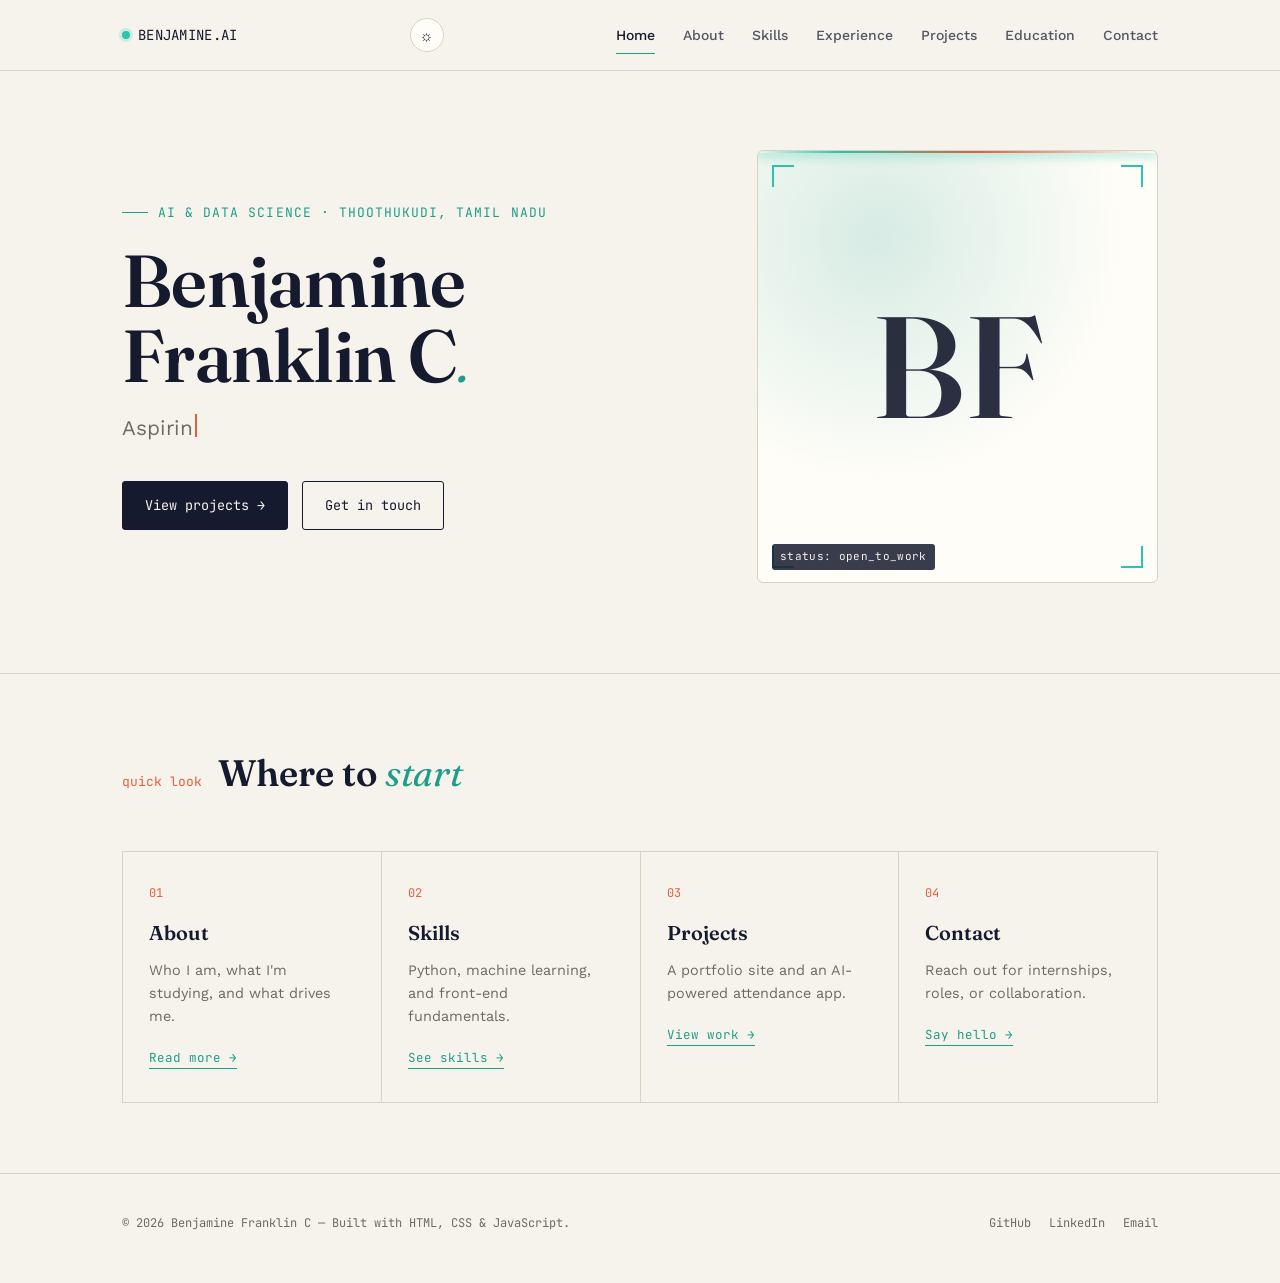
<file: index.html>
<!DOCTYPE html>
<html lang="en">
<head>
<meta charset="UTF-8" />
<meta name="viewport" content="width=device-width, initial-scale=1.0" />
<title>Benjamine Franklin C — AI Engineer</title>
<meta name="description" content="Portfolio of Benjamine Franklin C, AI & Data Science student and aspiring AI Engineer based in Thoothukudi, Tamil Nadu." />

<link rel="preconnect" href="https://fonts.googleapis.com">
<link rel="preconnect" href="https://fonts.gstatic.com" crossorigin>
<link href="https://fonts.googleapis.com/css2?family=Fraunces:opsz,wght@9..144,300;9..144,500;9..144,600;9..144,700&family=Work+Sans:wght@300;400;500;600;700&family=JetBrains+Mono:wght@400;500&display=swap" rel="stylesheet">
<link rel="icon" href="data:image/svg+xml,%3Csvg xmlns='http://www.w3.org/2000/svg' viewBox='0 0 100 100'%3E%3Crect width='100' height='100' rx='20' fill='%23161a2e'/%3E%3Ctext x='50' y='68' font-family='Georgia,serif' font-size='52' font-weight='700' fill='%232bc4ac' text-anchor='middle'%3EBF%3C/text%3E%3C/svg%3E">
<meta name="theme-color" content="#161a2e">
<link rel="stylesheet" href="css/style.css">
</head>
<body>
<a href="#main" class="skip-link">Skip to content</a>
<div class="scroll-progress" id="scrollProgress"></div>
<div class="nav-scrim" id="navScrim"></div>

<nav>
  <div class="nav-inner">
    <div class="nav-mark"><span class="dot"></span>BENJAMINE.AI</div>
    <div class="nav-right">
      <button class="theme-toggle" id="themeToggle" aria-label="Toggle dark mode">
        <span class="icon-light">&#9788;</span>
        <span class="icon-dark">&#9789;</span>
      </button>
      <button class="nav-toggle" id="navToggle" aria-label="Toggle menu" aria-expanded="false" aria-controls="navLinks">&#9776;</button>
    </div>
    <div class="nav-links" id="navLinks">
      <a href="index.html">Home</a>
      <a href="about.html">About</a>
      <a href="skills.html">Skills</a>
      <a href="experience.html">Experience</a>
      <a href="projects.html">Projects</a>
      <a href="education.html">Education</a>
      <a href="contact.html">Contact</a>
    </div>
  </div>
</nav>

<header id="main" class="hero">
  <div class="wrap hero-grid">
    <div>
      <div class="eyebrow">AI &amp; Data Science · Thoothukudi, Tamil Nadu</div>
      <h1 class="name">Benjamine<br>Franklin C<em>.</em></h1>
      <p class="role-line" id="typeTarget">Aspiring AI Engineer<span class="type-cursor"></span></p>
      <div class="hero-actions">
        <a href="projects.html" class="btn btn-solid">View projects →</a>
        <a href="contact.html" class="btn btn-ghost">Get in touch</a>
      </div>
    </div>
    <div class="scan-frame">
      <div class="avatar-mono">BF</div>
      <div class="scan-corners"><span></span><span></span><span></span><span></span></div>
      <div class="scan-line"></div>
      <div class="scan-tag">status: open_to_work</div>
    </div>
  </div>
</header>

<section class="teaser-strip">
  <div class="wrap">
    <div class="sec-head reveal"><span class="sec-num">quick&nbsp;look</span><h2 class="sec-title">Where to <em>start</em></h2></div>
    <div class="teaser-grid">
      <div class="teaser-card reveal">
        <span class="teaser-num">01</span>
        <h3>About</h3>
        <p>Who I am, what I'm studying, and what drives me.</p>
        <a href="about.html">Read more →</a>
      </div>
      <div class="teaser-card reveal">
        <span class="teaser-num">02</span>
        <h3>Skills</h3>
        <p>Python, machine learning, and front-end fundamentals.</p>
        <a href="skills.html">See skills →</a>
      </div>
      <div class="teaser-card reveal">
        <span class="teaser-num">03</span>
        <h3>Projects</h3>
        <p>A portfolio site and an AI-powered attendance app.</p>
        <a href="projects.html">View work →</a>
      </div>
      <div class="teaser-card reveal">
        <span class="teaser-num">04</span>
        <h3>Contact</h3>
        <p>Reach out for internships, roles, or collaboration.</p>
        <a href="contact.html">Say hello →</a>
      </div>
    </div>
  </div>
</section>

<footer>
  <div class="wrap footer-inner">
    <span>© <span id="year"></span> Benjamine Franklin C — Built with HTML, CSS &amp; JavaScript.</span>
    <div class="footer-links">
      <a href="https://github.com/benjaminefranklin-AI" target="_blank" rel="noopener">GitHub</a>
      <a href="https://www.linkedin.com/in/benjamine-franklin-c0408" target="_blank" rel="noopener">LinkedIn</a>
      <a href="mailto:benjaminefranklin0408@gmail.com">Email</a>
    </div>
  </div>
</footer>

<button id="backTop" aria-label="Back to top">&#8593;</button>
<script src="js/script.js"></script>
</body>
</html>
</file>
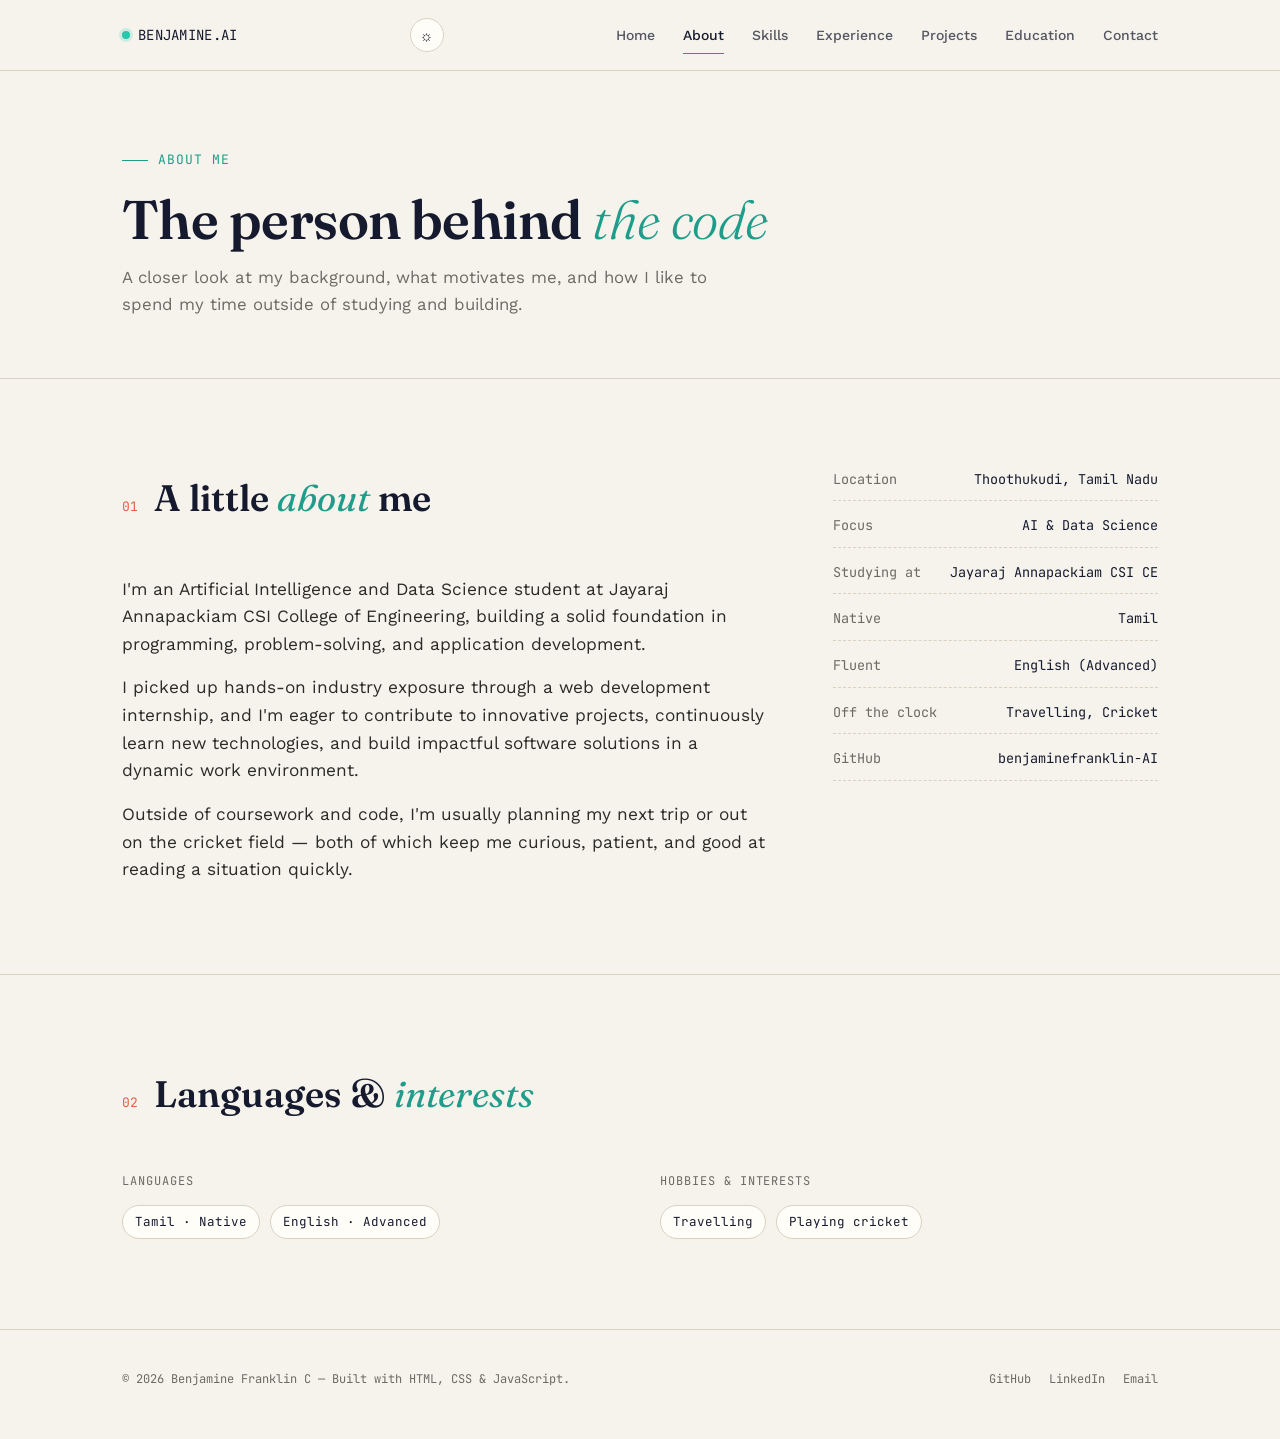
<file: about.html>
<!DOCTYPE html>
<html lang="en">
<head>
<meta charset="UTF-8" />
<meta name="viewport" content="width=device-width, initial-scale=1.0" />
<title>About — Benjamine Franklin C</title>
<meta name="description" content="About Benjamine Franklin C, AI & Data Science student at Jayaraj Annapackiam CSI College of Engineering." />

<link rel="preconnect" href="https://fonts.googleapis.com">
<link rel="preconnect" href="https://fonts.gstatic.com" crossorigin>
<link href="https://fonts.googleapis.com/css2?family=Fraunces:opsz,wght@9..144,300;9..144,500;9..144,600;9..144,700&family=Work+Sans:wght@300;400;500;600;700&family=JetBrains+Mono:wght@400;500&display=swap" rel="stylesheet">
<link rel="icon" href="data:image/svg+xml,%3Csvg xmlns='http://www.w3.org/2000/svg' viewBox='0 0 100 100'%3E%3Crect width='100' height='100' rx='20' fill='%23161a2e'/%3E%3Ctext x='50' y='68' font-family='Georgia,serif' font-size='52' font-weight='700' fill='%232bc4ac' text-anchor='middle'%3EBF%3C/text%3E%3C/svg%3E">
<meta name="theme-color" content="#161a2e">
<link rel="stylesheet" href="css/style.css">
</head>
<body>
<a href="#main" class="skip-link">Skip to content</a>
<div class="scroll-progress" id="scrollProgress"></div>
<div class="nav-scrim" id="navScrim"></div>

<nav>
  <div class="nav-inner">
    <div class="nav-mark"><span class="dot"></span>BENJAMINE.AI</div>
    <div class="nav-right">
      <button class="theme-toggle" id="themeToggle" aria-label="Toggle dark mode">
        <span class="icon-light">&#9788;</span>
        <span class="icon-dark">&#9789;</span>
      </button>
      <button class="nav-toggle" id="navToggle" aria-label="Toggle menu" aria-expanded="false" aria-controls="navLinks">&#9776;</button>
    </div>
    <div class="nav-links" id="navLinks">
      <a href="index.html">Home</a>
      <a href="about.html">About</a>
      <a href="skills.html">Skills</a>
      <a href="experience.html">Experience</a>
      <a href="projects.html">Projects</a>
      <a href="education.html">Education</a>
      <a href="contact.html">Contact</a>
    </div>
  </div>
</nav>

<header id="main" class="page-hero">
  <div class="wrap">
    <div class="eyebrow">About me</div>
    <h1 class="page-title">The person behind <em>the code</em></h1>
    <p class="page-lead">A closer look at my background, what motivates me, and how I like to spend my time outside of studying and building.</p>
  </div>
</header>

<section id="about">
  <div class="wrap about-grid">
    <div class="reveal">
      <div class="sec-head"><span class="sec-num">01</span><h2 class="sec-title">A little <em>about</em> me</h2></div>
      <div class="about-text">
        <p>I'm an Artificial Intelligence and Data Science student at Jayaraj Annapackiam CSI College of Engineering, building a solid foundation in programming, problem-solving, and application development.</p>
        <p>I picked up hands-on industry exposure through a web development internship, and I'm eager to contribute to innovative projects, continuously learn new technologies, and build impactful software solutions in a dynamic work environment.</p>
        <p>Outside of coursework and code, I'm usually planning my next trip or out on the cricket field — both of which keep me curious, patient, and good at reading a situation quickly.</p>
      </div>
    </div>
    <div class="fact-list reveal">
      <div><span>Location</span><span>Thoothukudi, Tamil Nadu</span></div>
      <div><span>Focus</span><span>AI &amp; Data Science</span></div>
      <div><span>Studying at</span><span>Jayaraj Annapackiam CSI CE</span></div>
      <div><span>Native</span><span>Tamil</span></div>
      <div><span>Fluent</span><span>English (Advanced)</span></div>
      <div><span>Off the clock</span><span>Travelling, Cricket</span></div>
      <div><span>GitHub</span><span><a href="https://github.com/benjaminefranklin-AI" target="_blank" rel="noopener">benjaminefranklin-AI</a></span></div>
    </div>
  </div>
</section>

<section id="languages">
  <div class="wrap">
    <div class="sec-head reveal"><span class="sec-num">02</span><h2 class="sec-title">Languages &amp; <em>interests</em></h2></div>
    <div class="lang-hobby reveal">
      <div>
        <div class="mini-label">Languages</div>
        <div class="chip-row">
          <span class="chip">Tamil · Native</span>
          <span class="chip">English · Advanced</span>
        </div>
      </div>
      <div>
        <div class="mini-label">Hobbies &amp; interests</div>
        <div class="chip-row">
          <span class="chip">Travelling</span>
          <span class="chip">Playing cricket</span>
        </div>
      </div>
    </div>
  </div>
</section>

<footer>
  <div class="wrap footer-inner">
    <span>© <span id="year"></span> Benjamine Franklin C — Built with HTML, CSS &amp; JavaScript.</span>
    <div class="footer-links">
      <a href="https://github.com/benjaminefranklin-AI" target="_blank" rel="noopener">GitHub</a>
      <a href="https://www.linkedin.com/in/benjamine-franklin-c0408" target="_blank" rel="noopener">LinkedIn</a>
      <a href="mailto:benjaminefranklin0408@gmail.com">Email</a>
    </div>
  </div>
</footer>

<button id="backTop" aria-label="Back to top">&#8593;</button>
<script src="js/script.js"></script>
</body>
</html>
</file>
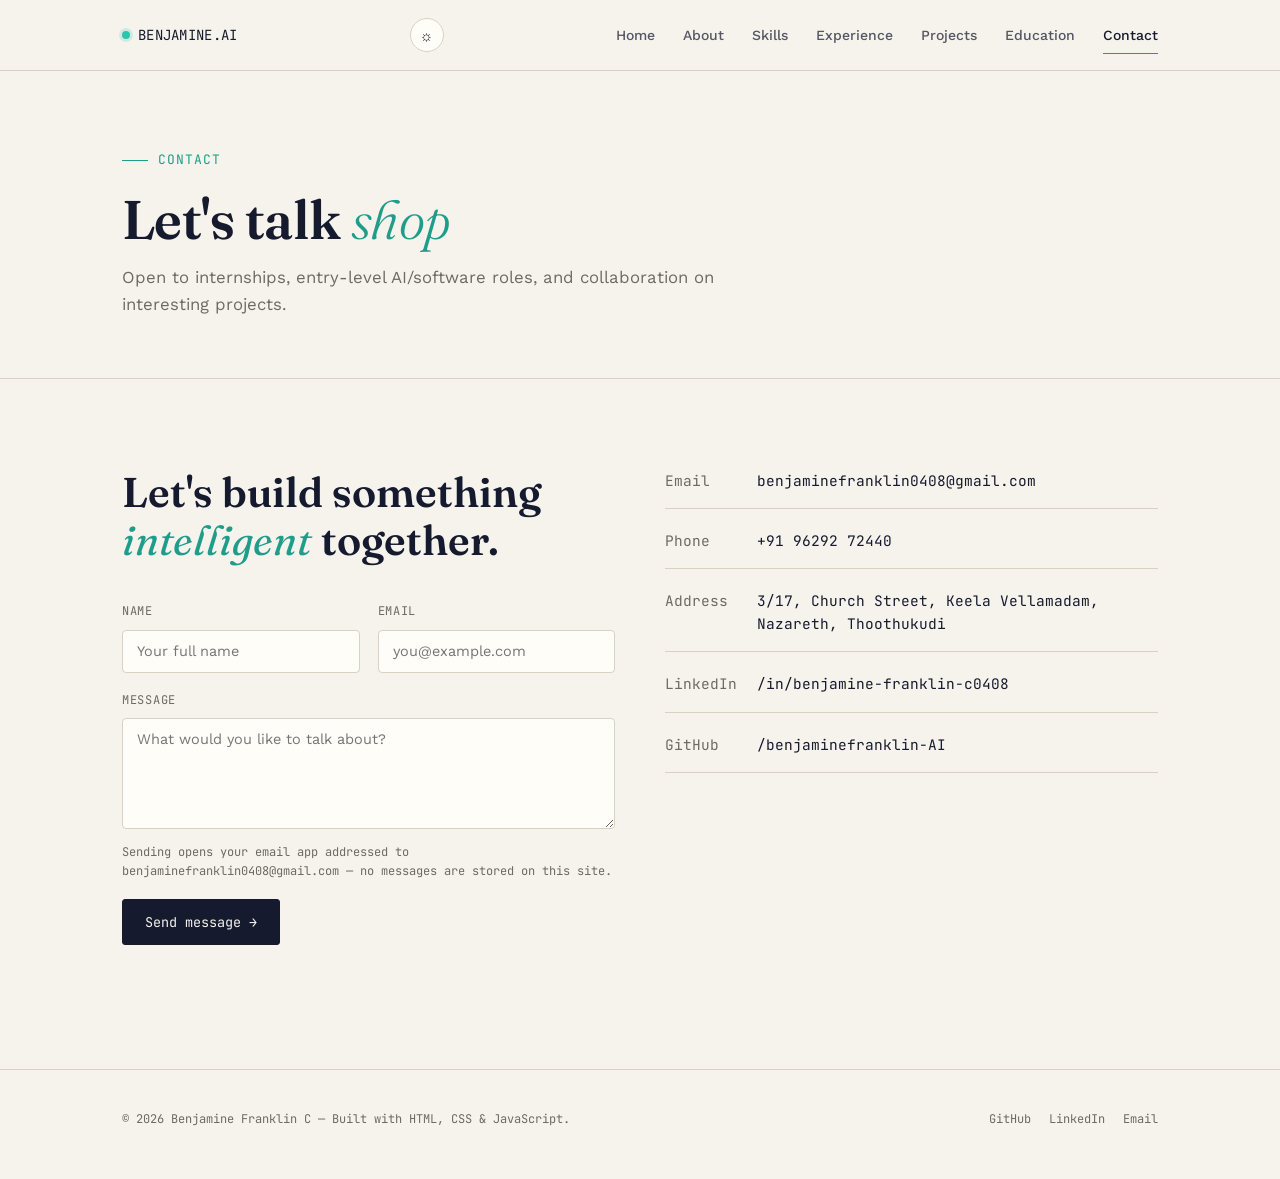
<file: contact.html>
<!DOCTYPE html>
<html lang="en">
<head>
<meta charset="UTF-8" />
<meta name="viewport" content="width=device-width, initial-scale=1.0" />
<title>Contact — Benjamine Franklin C</title>
<meta name="description" content="Get in touch with Benjamine Franklin C for internships, roles, or collaboration." />

<link rel="preconnect" href="https://fonts.googleapis.com">
<link rel="preconnect" href="https://fonts.gstatic.com" crossorigin>
<link href="https://fonts.googleapis.com/css2?family=Fraunces:opsz,wght@9..144,300;9..144,500;9..144,600;9..144,700&family=Work+Sans:wght@300;400;500;600;700&family=JetBrains+Mono:wght@400;500&display=swap" rel="stylesheet">
<link rel="icon" href="data:image/svg+xml,%3Csvg xmlns='http://www.w3.org/2000/svg' viewBox='0 0 100 100'%3E%3Crect width='100' height='100' rx='20' fill='%23161a2e'/%3E%3Ctext x='50' y='68' font-family='Georgia,serif' font-size='52' font-weight='700' fill='%232bc4ac' text-anchor='middle'%3EBF%3C/text%3E%3C/svg%3E">
<meta name="theme-color" content="#161a2e">
<link rel="stylesheet" href="css/style.css">
</head>
<body>
<a href="#main" class="skip-link">Skip to content</a>
<div class="scroll-progress" id="scrollProgress"></div>
<div class="nav-scrim" id="navScrim"></div>

<nav>
  <div class="nav-inner">
    <div class="nav-mark"><span class="dot"></span>BENJAMINE.AI</div>
    <div class="nav-right">
      <button class="theme-toggle" id="themeToggle" aria-label="Toggle dark mode">
        <span class="icon-light">&#9788;</span>
        <span class="icon-dark">&#9789;</span>
      </button>
      <button class="nav-toggle" id="navToggle" aria-label="Toggle menu" aria-expanded="false" aria-controls="navLinks">&#9776;</button>
    </div>
    <div class="nav-links" id="navLinks">
      <a href="index.html">Home</a>
      <a href="about.html">About</a>
      <a href="skills.html">Skills</a>
      <a href="experience.html">Experience</a>
      <a href="projects.html">Projects</a>
      <a href="education.html">Education</a>
      <a href="contact.html">Contact</a>
    </div>
  </div>
</nav>

<header id="main" class="page-hero">
  <div class="wrap">
    <div class="eyebrow">Contact</div>
    <h1 class="page-title">Let's talk <em>shop</em></h1>
    <p class="page-lead">Open to internships, entry-level AI/software roles, and collaboration on interesting projects.</p>
  </div>
</header>

<section id="contact">
  <div class="wrap contact-wrap">
    <div class="reveal">
      <div class="contact-lead">Let's build something <em>intelligent</em> together.</div>

      <form class="contact-form" id="contactForm" novalidate>
        <div class="form-row">
          <div class="field">
            <label for="name">Name</label>
            <input type="text" id="name" name="name" placeholder="Your full name" required>
          </div>
          <div class="field">
            <label for="email">Email</label>
            <input type="email" id="email" name="email" placeholder="you@example.com" required>
          </div>
        </div>
        <div class="field">
          <label for="message">Message</label>
          <textarea id="message" name="message" rows="5" placeholder="What would you like to talk about?" required></textarea>
        </div>
        <div class="form-note">Sending opens your email app addressed to benjaminefranklin0408@gmail.com — no messages are stored on this site.</div>
        <button type="submit" class="btn btn-solid" style="align-self:flex-start;">Send message →</button>
        <div class="form-status" id="formStatus"></div>
      </form>
    </div>

    <div class="contact-list reveal">
      <a href="mailto:benjaminefranklin0408@gmail.com"><span class="k">Email</span><span>benjaminefranklin0408@gmail.com</span></a>
      <a href="tel:+919629272440"><span class="k">Phone</span><span>+91 96292 72440</span></a>
      <div class="plain"><span class="k">Address</span><span>3/17, Church Street, Keela Vellamadam, Nazareth, Thoothukudi</span></div>
      <a href="https://www.linkedin.com/in/benjamine-franklin-c0408" target="_blank" rel="noopener"><span class="k">LinkedIn</span><span>/in/benjamine-franklin-c0408</span></a>
      <a href="https://github.com/benjaminefranklin-AI" target="_blank" rel="noopener"><span class="k">GitHub</span><span>/benjaminefranklin-AI</span></a>
    </div>
  </div>
</section>

<footer>
  <div class="wrap footer-inner">
    <span>© <span id="year"></span> Benjamine Franklin C — Built with HTML, CSS &amp; JavaScript.</span>
    <div class="footer-links">
      <a href="https://github.com/benjaminefranklin-AI" target="_blank" rel="noopener">GitHub</a>
      <a href="https://www.linkedin.com/in/benjamine-franklin-c0408" target="_blank" rel="noopener">LinkedIn</a>
      <a href="mailto:benjaminefranklin0408@gmail.com">Email</a>
    </div>
  </div>
</footer>

<button id="backTop" aria-label="Back to top">&#8593;</button>
<script src="js/script.js"></script>
</body>
</html>
</file>
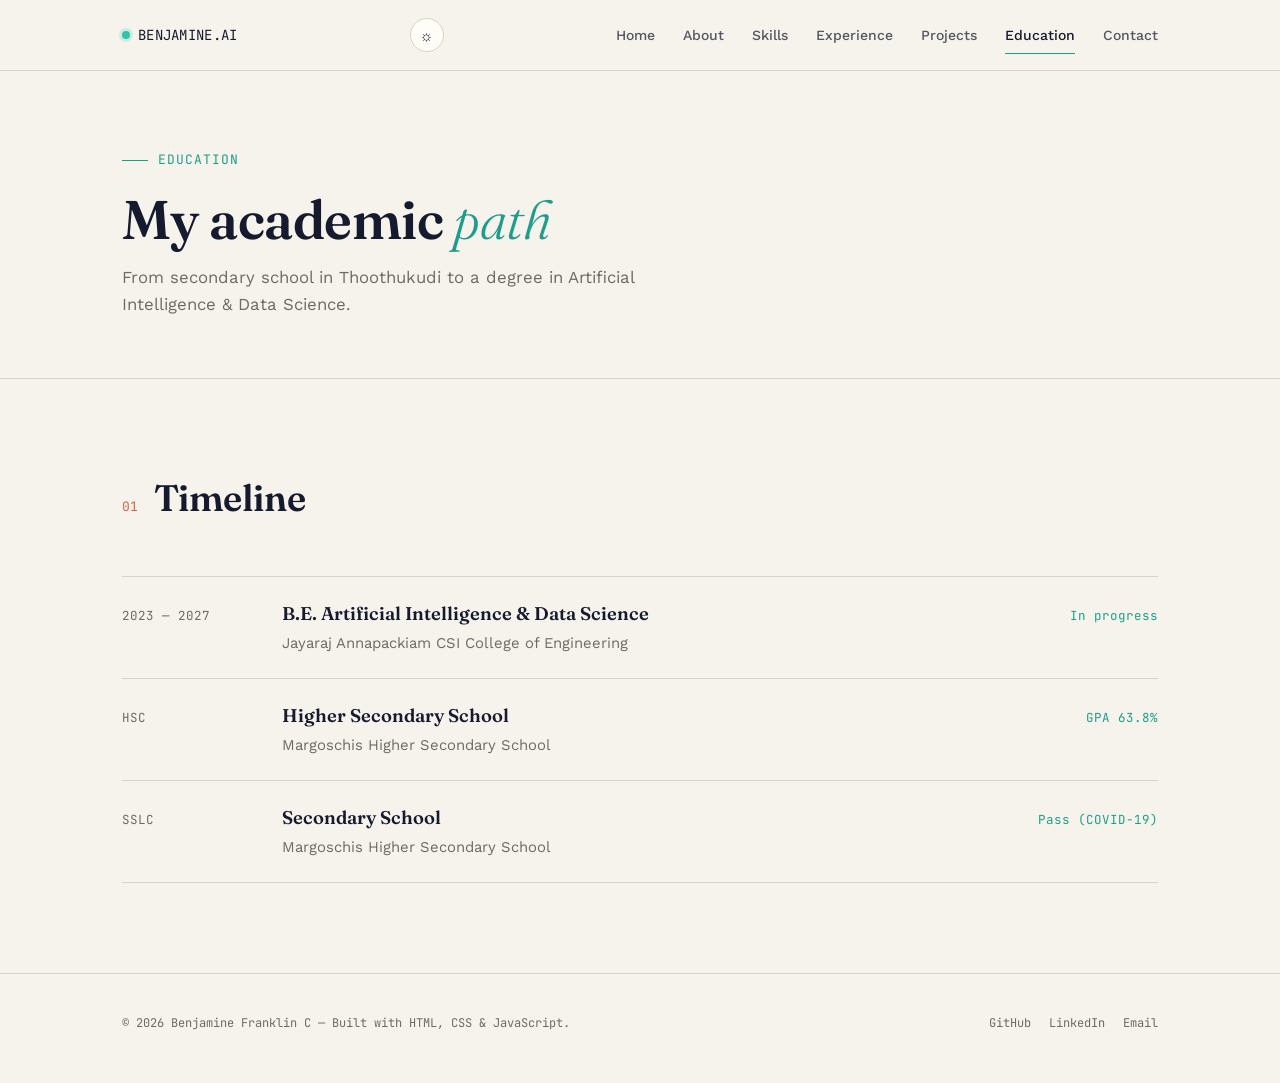
<file: education.html>
<!DOCTYPE html>
<html lang="en">
<head>
<meta charset="UTF-8" />
<meta name="viewport" content="width=device-width, initial-scale=1.0" />
<title>Education — Benjamine Franklin C</title>
<meta name="description" content="Educational background of Benjamine Franklin C, currently pursuing AI & Data Science at Jayaraj Annapackiam CSI College of Engineering." />

<link rel="preconnect" href="https://fonts.googleapis.com">
<link rel="preconnect" href="https://fonts.gstatic.com" crossorigin>
<link href="https://fonts.googleapis.com/css2?family=Fraunces:opsz,wght@9..144,300;9..144,500;9..144,600;9..144,700&family=Work+Sans:wght@300;400;500;600;700&family=JetBrains+Mono:wght@400;500&display=swap" rel="stylesheet">
<link rel="icon" href="data:image/svg+xml,%3Csvg xmlns='http://www.w3.org/2000/svg' viewBox='0 0 100 100'%3E%3Crect width='100' height='100' rx='20' fill='%23161a2e'/%3E%3Ctext x='50' y='68' font-family='Georgia,serif' font-size='52' font-weight='700' fill='%232bc4ac' text-anchor='middle'%3EBF%3C/text%3E%3C/svg%3E">
<meta name="theme-color" content="#161a2e">
<link rel="stylesheet" href="css/style.css">
</head>
<body>
<a href="#main" class="skip-link">Skip to content</a>
<div class="scroll-progress" id="scrollProgress"></div>
<div class="nav-scrim" id="navScrim"></div>

<nav>
  <div class="nav-inner">
    <div class="nav-mark"><span class="dot"></span>BENJAMINE.AI</div>
    <div class="nav-right">
      <button class="theme-toggle" id="themeToggle" aria-label="Toggle dark mode">
        <span class="icon-light">&#9788;</span>
        <span class="icon-dark">&#9789;</span>
      </button>
      <button class="nav-toggle" id="navToggle" aria-label="Toggle menu" aria-expanded="false" aria-controls="navLinks">&#9776;</button>
    </div>
    <div class="nav-links" id="navLinks">
      <a href="index.html">Home</a>
      <a href="about.html">About</a>
      <a href="skills.html">Skills</a>
      <a href="experience.html">Experience</a>
      <a href="projects.html">Projects</a>
      <a href="education.html">Education</a>
      <a href="contact.html">Contact</a>
    </div>
  </div>
</nav>

<header id="main" class="page-hero">
  <div class="wrap">
    <div class="eyebrow">Education</div>
    <h1 class="page-title">My academic <em>path</em></h1>
    <p class="page-lead">From secondary school in Thoothukudi to a degree in Artificial Intelligence &amp; Data Science.</p>
  </div>
</header>

<section id="education">
  <div class="wrap">
    <div class="sec-head reveal"><span class="sec-num">01</span><h2 class="sec-title">Timeline</h2></div>
    <div class="edu-list reveal">
      <div class="edu-item">
        <span class="edu-period">2023 — 2027</span>
        <div>
          <div class="edu-name">B.E. Artificial Intelligence &amp; Data Science</div>
          <div class="edu-school">Jayaraj Annapackiam CSI College of Engineering</div>
        </div>
        <span class="edu-score">In progress</span>
      </div>
      <div class="edu-item">
        <span class="edu-period">HSC</span>
        <div>
          <div class="edu-name">Higher Secondary School</div>
          <div class="edu-school">Margoschis Higher Secondary School</div>
        </div>
        <span class="edu-score">GPA 63.8%</span>
      </div>
      <div class="edu-item">
        <span class="edu-period">SSLC</span>
        <div>
          <div class="edu-name">Secondary School</div>
          <div class="edu-school">Margoschis Higher Secondary School</div>
        </div>
        <span class="edu-score">Pass (COVID-19)</span>
      </div>
    </div>
  </div>
</section>

<footer>
  <div class="wrap footer-inner">
    <span>© <span id="year"></span> Benjamine Franklin C — Built with HTML, CSS &amp; JavaScript.</span>
    <div class="footer-links">
      <a href="https://github.com/benjaminefranklin-AI" target="_blank" rel="noopener">GitHub</a>
      <a href="https://www.linkedin.com/in/benjamine-franklin-c0408" target="_blank" rel="noopener">LinkedIn</a>
      <a href="mailto:benjaminefranklin0408@gmail.com">Email</a>
    </div>
  </div>
</footer>

<button id="backTop" aria-label="Back to top">&#8593;</button>
<script src="js/script.js"></script>
</body>
</html>
</file>
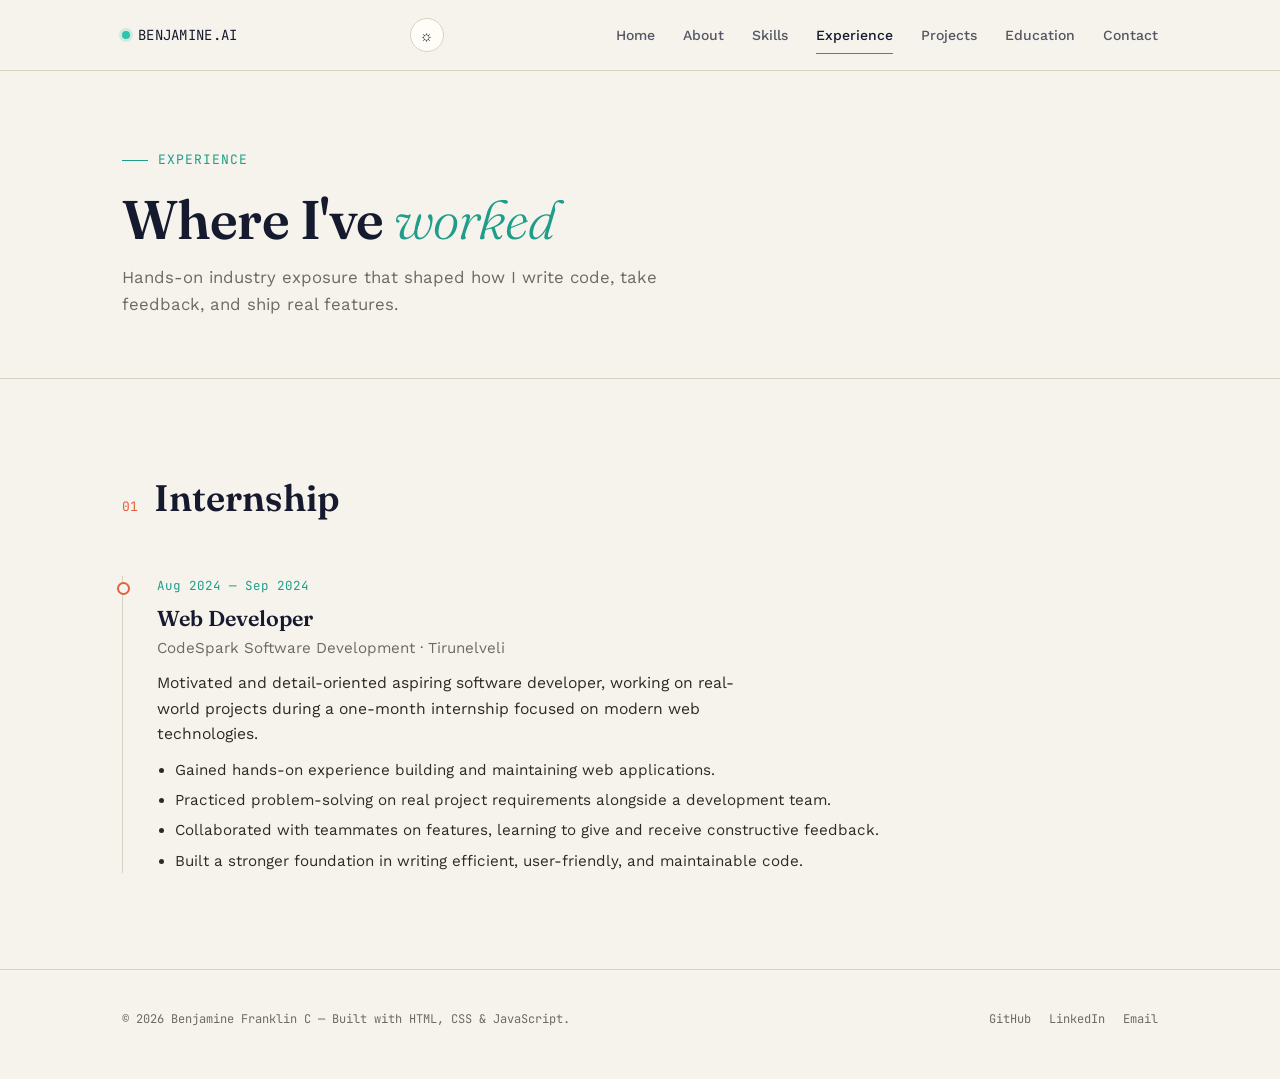
<file: experience.html>
<!DOCTYPE html>
<html lang="en">
<head>
<meta charset="UTF-8" />
<meta name="viewport" content="width=device-width, initial-scale=1.0" />
<title>Experience — Benjamine Franklin C</title>
<meta name="description" content="Work experience of Benjamine Franklin C, including his web development internship at CodeSpark Software Development." />

<link rel="preconnect" href="https://fonts.googleapis.com">
<link rel="preconnect" href="https://fonts.gstatic.com" crossorigin>
<link href="https://fonts.googleapis.com/css2?family=Fraunces:opsz,wght@9..144,300;9..144,500;9..144,600;9..144,700&family=Work+Sans:wght@300;400;500;600;700&family=JetBrains+Mono:wght@400;500&display=swap" rel="stylesheet">
<link rel="icon" href="data:image/svg+xml,%3Csvg xmlns='http://www.w3.org/2000/svg' viewBox='0 0 100 100'%3E%3Crect width='100' height='100' rx='20' fill='%23161a2e'/%3E%3Ctext x='50' y='68' font-family='Georgia,serif' font-size='52' font-weight='700' fill='%232bc4ac' text-anchor='middle'%3EBF%3C/text%3E%3C/svg%3E">
<meta name="theme-color" content="#161a2e">
<link rel="stylesheet" href="css/style.css">
</head>
<body>
<a href="#main" class="skip-link">Skip to content</a>
<div class="scroll-progress" id="scrollProgress"></div>
<div class="nav-scrim" id="navScrim"></div>

<nav>
  <div class="nav-inner">
    <div class="nav-mark"><span class="dot"></span>BENJAMINE.AI</div>
    <div class="nav-right">
      <button class="theme-toggle" id="themeToggle" aria-label="Toggle dark mode">
        <span class="icon-light">&#9788;</span>
        <span class="icon-dark">&#9789;</span>
      </button>
      <button class="nav-toggle" id="navToggle" aria-label="Toggle menu" aria-expanded="false" aria-controls="navLinks">&#9776;</button>
    </div>
    <div class="nav-links" id="navLinks">
      <a href="index.html">Home</a>
      <a href="about.html">About</a>
      <a href="skills.html">Skills</a>
      <a href="experience.html">Experience</a>
      <a href="projects.html">Projects</a>
      <a href="education.html">Education</a>
      <a href="contact.html">Contact</a>
    </div>
  </div>
</nav>

<header id="main" class="page-hero">
  <div class="wrap">
    <div class="eyebrow">Experience</div>
    <h1 class="page-title">Where I've <em>worked</em></h1>
    <p class="page-lead">Hands-on industry exposure that shaped how I write code, take feedback, and ship real features.</p>
  </div>
</header>

<section id="experience">
  <div class="wrap">
    <div class="sec-head reveal"><span class="sec-num">01</span><h2 class="sec-title">Internship</h2></div>
    <div class="timeline reveal">
      <div class="tl-item">
        <span class="tl-date">Aug 2024 — Sep 2024</span>
        <div class="tl-role">Web Developer</div>
        <div class="tl-org">CodeSpark Software Development · Tirunelveli</div>
        <p>Motivated and detail-oriented aspiring software developer, working on real-world projects during a one-month internship focused on modern web technologies.</p>
        <ul>
          <li>Gained hands-on experience building and maintaining web applications.</li>
          <li>Practiced problem-solving on real project requirements alongside a development team.</li>
          <li>Collaborated with teammates on features, learning to give and receive constructive feedback.</li>
          <li>Built a stronger foundation in writing efficient, user-friendly, and maintainable code.</li>
        </ul>
      </div>
    </div>
  </div>
</section>

<footer>
  <div class="wrap footer-inner">
    <span>© <span id="year"></span> Benjamine Franklin C — Built with HTML, CSS &amp; JavaScript.</span>
    <div class="footer-links">
      <a href="https://github.com/benjaminefranklin-AI" target="_blank" rel="noopener">GitHub</a>
      <a href="https://www.linkedin.com/in/benjamine-franklin-c0408" target="_blank" rel="noopener">LinkedIn</a>
      <a href="mailto:benjaminefranklin0408@gmail.com">Email</a>
    </div>
  </div>
</footer>

<button id="backTop" aria-label="Back to top">&#8593;</button>
<script src="js/script.js"></script>
</body>
</html>
</file>
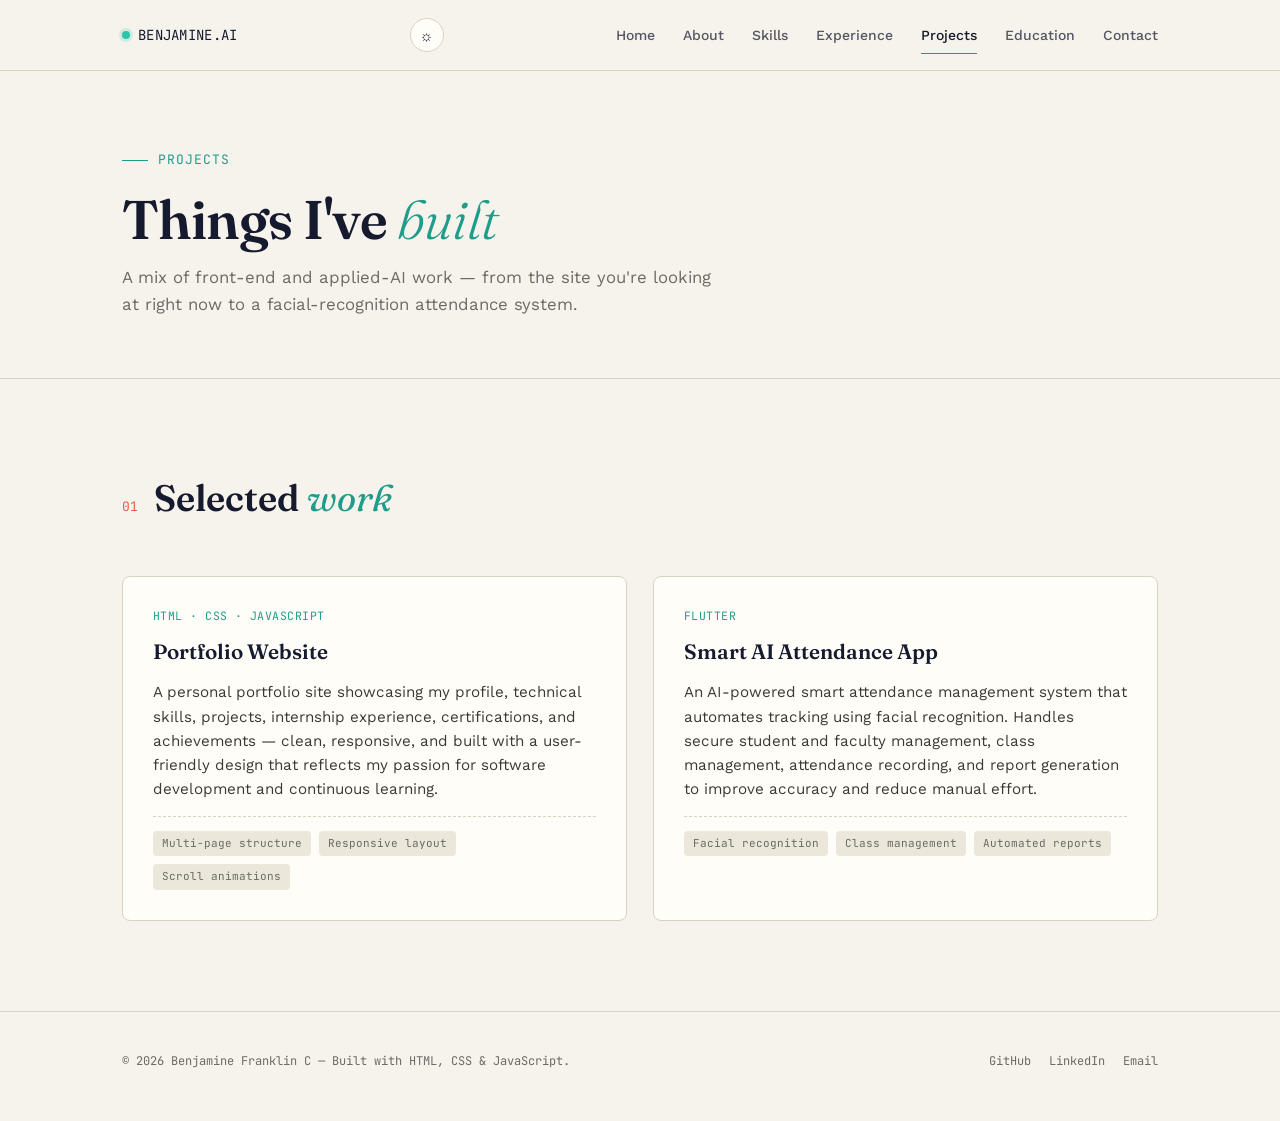
<file: projects.html>
<!DOCTYPE html>
<html lang="en">
<head>
<meta charset="UTF-8" />
<meta name="viewport" content="width=device-width, initial-scale=1.0" />
<title>Projects — Benjamine Franklin C</title>
<meta name="description" content="Selected projects by Benjamine Franklin C: a personal portfolio website and a Smart AI Attendance App." />

<link rel="preconnect" href="https://fonts.googleapis.com">
<link rel="preconnect" href="https://fonts.gstatic.com" crossorigin>
<link href="https://fonts.googleapis.com/css2?family=Fraunces:opsz,wght@9..144,300;9..144,500;9..144,600;9..144,700&family=Work+Sans:wght@300;400;500;600;700&family=JetBrains+Mono:wght@400;500&display=swap" rel="stylesheet">
<link rel="icon" href="data:image/svg+xml,%3Csvg xmlns='http://www.w3.org/2000/svg' viewBox='0 0 100 100'%3E%3Crect width='100' height='100' rx='20' fill='%23161a2e'/%3E%3Ctext x='50' y='68' font-family='Georgia,serif' font-size='52' font-weight='700' fill='%232bc4ac' text-anchor='middle'%3EBF%3C/text%3E%3C/svg%3E">
<meta name="theme-color" content="#161a2e">
<link rel="stylesheet" href="css/style.css">
</head>
<body>
<a href="#main" class="skip-link">Skip to content</a>
<div class="scroll-progress" id="scrollProgress"></div>
<div class="nav-scrim" id="navScrim"></div>

<nav>
  <div class="nav-inner">
    <div class="nav-mark"><span class="dot"></span>BENJAMINE.AI</div>
    <div class="nav-right">
      <button class="theme-toggle" id="themeToggle" aria-label="Toggle dark mode">
        <span class="icon-light">&#9788;</span>
        <span class="icon-dark">&#9789;</span>
      </button>
      <button class="nav-toggle" id="navToggle" aria-label="Toggle menu" aria-expanded="false" aria-controls="navLinks">&#9776;</button>
    </div>
    <div class="nav-links" id="navLinks">
      <a href="index.html">Home</a>
      <a href="about.html">About</a>
      <a href="skills.html">Skills</a>
      <a href="experience.html">Experience</a>
      <a href="projects.html">Projects</a>
      <a href="education.html">Education</a>
      <a href="contact.html">Contact</a>
    </div>
  </div>
</nav>

<header id="main" class="page-hero">
  <div class="wrap">
    <div class="eyebrow">Projects</div>
    <h1 class="page-title">Things I've <em>built</em></h1>
    <p class="page-lead">A mix of front-end and applied-AI work — from the site you're looking at right now to a facial-recognition attendance system.</p>
  </div>
</header>

<section id="projects">
  <div class="wrap">
    <div class="sec-head reveal"><span class="sec-num">01</span><h2 class="sec-title">Selected <em>work</em></h2></div>
    <div class="projects-grid">
      <div class="proj-card reveal">
        <span class="proj-stack">HTML · CSS · JavaScript</span>
        <h3>Portfolio Website</h3>
        <p>A personal portfolio site showcasing my profile, technical skills, projects, internship experience, certifications, and achievements — clean, responsive, and built with a user-friendly design that reflects my passion for software development and continuous learning.</p>
        <div class="proj-features">
          <span>Multi-page structure</span>
          <span>Responsive layout</span>
          <span>Scroll animations</span>
        </div>
      </div>
      <div class="proj-card reveal">
        <span class="proj-stack">Flutter</span>
        <h3>Smart AI Attendance App</h3>
        <p>An AI-powered smart attendance management system that automates tracking using facial recognition. Handles secure student and faculty management, class management, attendance recording, and report generation to improve accuracy and reduce manual effort.</p>
        <div class="proj-features">
          <span>Facial recognition</span>
          <span>Class management</span>
          <span>Automated reports</span>
        </div>
      </div>
    </div>
  </div>
</section>

<footer>
  <div class="wrap footer-inner">
    <span>© <span id="year"></span> Benjamine Franklin C — Built with HTML, CSS &amp; JavaScript.</span>
    <div class="footer-links">
      <a href="https://github.com/benjaminefranklin-AI" target="_blank" rel="noopener">GitHub</a>
      <a href="https://www.linkedin.com/in/benjamine-franklin-c0408" target="_blank" rel="noopener">LinkedIn</a>
      <a href="mailto:benjaminefranklin0408@gmail.com">Email</a>
    </div>
  </div>
</footer>

<button id="backTop" aria-label="Back to top">&#8593;</button>
<script src="js/script.js"></script>
</body>
</html>
</file>
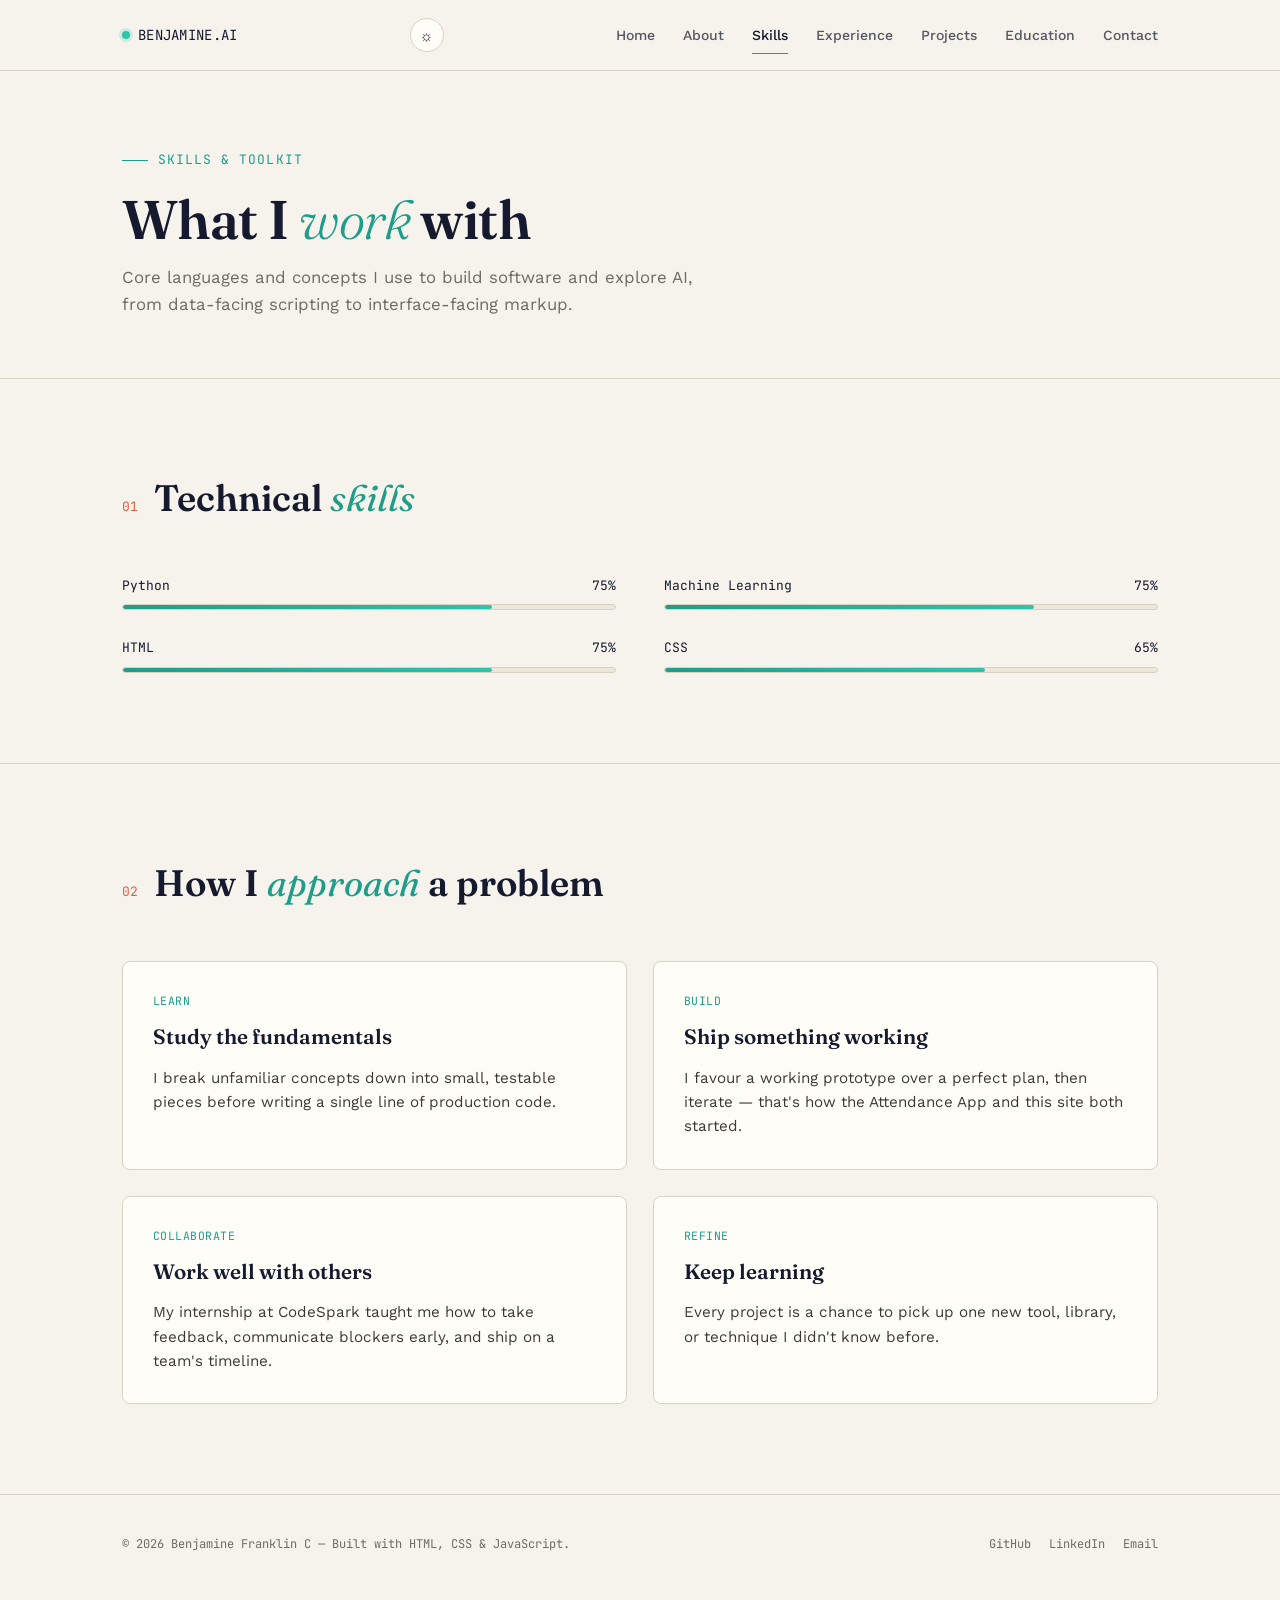
<file: skills.html>
<!DOCTYPE html>
<html lang="en">
<head>
<meta charset="UTF-8" />
<meta name="viewport" content="width=device-width, initial-scale=1.0" />
<title>Skills — Benjamine Franklin C</title>
<meta name="description" content="Technical skills of Benjamine Franklin C: Python, machine learning, HTML and CSS." />

<link rel="preconnect" href="https://fonts.googleapis.com">
<link rel="preconnect" href="https://fonts.gstatic.com" crossorigin>
<link href="https://fonts.googleapis.com/css2?family=Fraunces:opsz,wght@9..144,300;9..144,500;9..144,600;9..144,700&family=Work+Sans:wght@300;400;500;600;700&family=JetBrains+Mono:wght@400;500&display=swap" rel="stylesheet">
<link rel="icon" href="data:image/svg+xml,%3Csvg xmlns='http://www.w3.org/2000/svg' viewBox='0 0 100 100'%3E%3Crect width='100' height='100' rx='20' fill='%23161a2e'/%3E%3Ctext x='50' y='68' font-family='Georgia,serif' font-size='52' font-weight='700' fill='%232bc4ac' text-anchor='middle'%3EBF%3C/text%3E%3C/svg%3E">
<meta name="theme-color" content="#161a2e">
<link rel="stylesheet" href="css/style.css">
</head>
<body>
<a href="#main" class="skip-link">Skip to content</a>
<div class="scroll-progress" id="scrollProgress"></div>
<div class="nav-scrim" id="navScrim"></div>

<nav>
  <div class="nav-inner">
    <div class="nav-mark"><span class="dot"></span>BENJAMINE.AI</div>
    <div class="nav-right">
      <button class="theme-toggle" id="themeToggle" aria-label="Toggle dark mode">
        <span class="icon-light">&#9788;</span>
        <span class="icon-dark">&#9789;</span>
      </button>
      <button class="nav-toggle" id="navToggle" aria-label="Toggle menu" aria-expanded="false" aria-controls="navLinks">&#9776;</button>
    </div>
    <div class="nav-links" id="navLinks">
      <a href="index.html">Home</a>
      <a href="about.html">About</a>
      <a href="skills.html">Skills</a>
      <a href="experience.html">Experience</a>
      <a href="projects.html">Projects</a>
      <a href="education.html">Education</a>
      <a href="contact.html">Contact</a>
    </div>
  </div>
</nav>

<header id="main" class="page-hero">
  <div class="wrap">
    <div class="eyebrow">Skills &amp; toolkit</div>
    <h1 class="page-title">What I <em>work</em> with</h1>
    <p class="page-lead">Core languages and concepts I use to build software and explore AI, from data-facing scripting to interface-facing markup.</p>
  </div>
</header>

<section id="skills">
  <div class="wrap">
    <div class="sec-head reveal"><span class="sec-num">01</span><h2 class="sec-title">Technical <em>skills</em></h2></div>
    <div class="skills-grid" id="skillsGrid">
      <div class="skill-row">
        <div class="top"><span>Python</span><span>75%</span></div>
        <div class="skill-track"><div class="skill-fill" data-fill="75"></div></div>
      </div>
      <div class="skill-row">
        <div class="top"><span>Machine Learning</span><span>75%</span></div>
        <div class="skill-track"><div class="skill-fill" data-fill="75"></div></div>
      </div>
      <div class="skill-row">
        <div class="top"><span>HTML</span><span>75%</span></div>
        <div class="skill-track"><div class="skill-fill" data-fill="75"></div></div>
      </div>
      <div class="skill-row">
        <div class="top"><span>CSS</span><span>65%</span></div>
        <div class="skill-track"><div class="skill-fill" data-fill="65"></div></div>
      </div>
    </div>
  </div>
</section>

<section id="how-i-work">
  <div class="wrap">
    <div class="sec-head reveal"><span class="sec-num">02</span><h2 class="sec-title">How I <em>approach</em> a problem</h2></div>
    <div class="projects-grid">
      <div class="proj-card reveal">
        <span class="proj-stack">Learn</span>
        <h3>Study the fundamentals</h3>
        <p>I break unfamiliar concepts down into small, testable pieces before writing a single line of production code.</p>
      </div>
      <div class="proj-card reveal">
        <span class="proj-stack">Build</span>
        <h3>Ship something working</h3>
        <p>I favour a working prototype over a perfect plan, then iterate — that's how the Attendance App and this site both started.</p>
      </div>
      <div class="proj-card reveal">
        <span class="proj-stack">Collaborate</span>
        <h3>Work well with others</h3>
        <p>My internship at CodeSpark taught me how to take feedback, communicate blockers early, and ship on a team's timeline.</p>
      </div>
      <div class="proj-card reveal">
        <span class="proj-stack">Refine</span>
        <h3>Keep learning</h3>
        <p>Every project is a chance to pick up one new tool, library, or technique I didn't know before.</p>
      </div>
    </div>
  </div>
</section>

<footer>
  <div class="wrap footer-inner">
    <span>© <span id="year"></span> Benjamine Franklin C — Built with HTML, CSS &amp; JavaScript.</span>
    <div class="footer-links">
      <a href="https://github.com/benjaminefranklin-AI" target="_blank" rel="noopener">GitHub</a>
      <a href="https://www.linkedin.com/in/benjamine-franklin-c0408" target="_blank" rel="noopener">LinkedIn</a>
      <a href="mailto:benjaminefranklin0408@gmail.com">Email</a>
    </div>
  </div>
</footer>

<button id="backTop" aria-label="Back to top">&#8593;</button>
<script src="js/script.js"></script>
</body>
</html>
</file>
<file: css/style.css>
/* =========================================================
   Benjamine Franklin C — Portfolio
   Shared stylesheet across all pages
   ========================================================= */

:root{
  --ink:#161a2e;
  --paper:#f6f3ec;
  --paper-dim:#ece7db;
  --teal:#1f9d8a;
  --teal-bright:#2bc4ac;
  --coral:#e2603f;
  --line:#d8d2c2;
  --muted:#6b6a63;
  --card:#fffdf8;
  --nav-bg:rgba(246,243,236,0.88);
  --overlay:rgba(22,26,46,0.5);

  --display:'Fraunces', serif;
  --body:'Work Sans', sans-serif;
  --mono:'JetBrains Mono', monospace;
}

[data-theme="dark"]{
  --ink:#f2efe6;
  --paper:#12141f;
  --paper-dim:#1b1e2c;
  --teal:#3fd6bd;
  --teal-bright:#57e6cd;
  --coral:#f18a68;
  --line:#2c2f42;
  --muted:#9695a3;
  --card:#191c29;
  --nav-bg:rgba(18,20,31,0.88);
  --overlay:rgba(0,0,0,0.6);
}

*{margin:0;padding:0;box-sizing:border-box;}
html{scroll-behavior:smooth;}
body{
  background:var(--paper);
  color:var(--ink);
  font-family:var(--body);
  line-height:1.6;
  overflow-x:hidden;
  transition:background .25s ease, color .25s ease;
}

/* ---------- SKIP LINK (accessibility) ---------- */
.skip-link{
  position:fixed;
  top:-60px;
  left:16px;
  z-index:1000;
  background:var(--ink);
  color:var(--paper);
  font-family:var(--mono);
  font-size:13px;
  padding:10px 16px;
  border-radius:4px;
  transition:top .2s ease;
}
.skip-link:focus{top:16px;}

/* ---------- SCROLL PROGRESS BAR ---------- */
.scroll-progress{
  position:fixed;
  top:0; left:0;
  height:3px;
  width:0%;
  background:linear-gradient(90deg, var(--teal), var(--coral));
  z-index:200;
  transition:width .1s linear;
}
@media (prefers-reduced-motion: reduce){
  *{animation-duration:0.01ms !important; animation-iteration-count:1 !important; transition-duration:0.01ms !important; scroll-behavior:auto !important;}
}
a{color:inherit; text-decoration:none;}
::selection{background:var(--teal); color:var(--paper);}
img{max-width:100%; display:block;}

.wrap{
  max-width:1100px;
  margin:0 auto;
  padding:0 32px;
}

:focus-visible{
  outline:2px solid var(--coral);
  outline-offset:3px;
}

/* ---------- NAV ---------- */
nav{
  position:fixed;
  top:0; left:0; right:0;
  z-index:100;
  background:var(--nav-bg);
  backdrop-filter:blur(10px);
  border-bottom:1px solid var(--line);
  transition:background .25s ease, border-color .25s ease;
}
.nav-inner{
  max-width:1100px;
  margin:0 auto;
  padding:18px 32px;
  display:flex;
  align-items:center;
  justify-content:space-between;
  gap:16px;
}
.nav-right{
  display:flex;
  align-items:center;
  gap:14px;
}
.theme-toggle{
  width:34px;
  height:34px;
  border-radius:50%;
  border:1px solid var(--line);
  background:var(--card);
  color:var(--ink);
  cursor:pointer;
  display:flex;
  align-items:center;
  justify-content:center;
  font-size:15px;
  transition:border-color .2s ease, transform .2s ease;
  flex-shrink:0;
}
.theme-toggle:hover{border-color:var(--teal); transform:scale(1.06);}
.theme-toggle .icon-dark{display:none;}
[data-theme="dark"] .theme-toggle .icon-light{display:none;}
[data-theme="dark"] .theme-toggle .icon-dark{display:block;}
.nav-mark{
  font-family:var(--mono);
  font-size:14px;
  letter-spacing:0.02em;
  display:flex;
  align-items:center;
  gap:8px;
}
.nav-mark .dot{
  width:8px;height:8px;border-radius:50%;
  background:var(--teal-bright);
  box-shadow:0 0 0 3px rgba(43,196,172,0.18);
}
.nav-links{
  display:flex;
  gap:28px;
  font-size:14px;
  font-weight:500;
}
.nav-links a{
  position:relative;
  color:var(--ink);
  opacity:0.72;
  transition:opacity .2s ease;
  padding:4px 0;
}
.nav-links a:hover{opacity:1;}
.nav-links a::after{
  content:'';
  position:absolute;
  left:0; bottom:-4px;
  width:0%; height:1.5px;
  background:var(--coral);
  transition:width .25s ease;
}
.nav-links a:hover::after{width:100%;}
.nav-links a.active{opacity:1;}
.nav-links a.active::after{width:100%; background:var(--teal);}
.nav-toggle{display:none;}

@media (max-width:760px){
  .nav-links{
    position:fixed;
    top:0; right:0;
    height:100vh;
    background:var(--paper);
    flex-direction:column;
    justify-content:center;
    width:min(78vw, 280px);
    border-left:1px solid var(--line);
    padding:24px 32px;
    gap:22px;
    font-size:17px;
    transform:translateX(100%);
    transition:transform .3s cubic-bezier(.2,.8,.2,1);
    box-shadow:-12px 0 30px -18px rgba(0,0,0,0.3);
  }
  .nav-links.open{transform:translateX(0);}
  .nav-toggle{
    display:flex;
    align-items:center;
    justify-content:center;
    width:34px; height:34px;
    background:none;
    border:1px solid var(--line);
    border-radius:6px;
    font-family:var(--mono);
    font-size:15px;
    cursor:pointer;
    color:var(--ink);
  }
  .nav-scrim{
    content:'';
    position:fixed;
    inset:0;
    background:var(--overlay);
    z-index:99;
    opacity:0;
    pointer-events:none;
    transition:opacity .3s ease;
  }
  .nav-scrim.open{opacity:1; pointer-events:auto;}
}

/* ---------- PAGE HERO (sub-pages) ---------- */
.page-hero{
  padding:150px 0 60px;
  border-bottom:1px solid var(--line);
}
.eyebrow{
  font-family:var(--mono);
  font-size:13px;
  color:var(--teal);
  letter-spacing:0.08em;
  text-transform:uppercase;
  display:flex;
  align-items:center;
  gap:10px;
  margin-bottom:20px;
}
.eyebrow::before{
  content:'';
  width:26px; height:1px;
  background:var(--teal);
}
.page-title{
  font-family:var(--display);
  font-weight:600;
  font-size:clamp(2.2rem, 5vw, 3.4rem);
  line-height:1.05;
  letter-spacing:-0.01em;
}
.page-title em{font-style:italic; font-weight:300; color:var(--teal);}
.page-lead{
  margin-top:16px;
  font-size:1.05rem;
  color:var(--muted);
  max-width:60ch;
}

/* ---------- HOME HERO ---------- */
header.hero{
  padding:150px 0 90px;
  position:relative;
}
.hero-grid{
  display:grid;
  grid-template-columns:1.3fr 0.9fr;
  gap:56px;
  align-items:center;
}
h1.name{
  font-family:var(--display);
  font-weight:600;
  font-size:clamp(2.6rem, 6vw, 4.6rem);
  line-height:1.02;
  letter-spacing:-0.01em;
}
h1.name em{font-style:italic; font-weight:300; color:var(--teal);}
.role-line{
  margin-top:18px;
  font-size:clamp(1.05rem, 2vw, 1.3rem);
  color:var(--muted);
  max-width:46ch;
  min-height:1.6em;
}
.role-line .type-cursor{
  display:inline-block;
  width:2px;
  height:1.1em;
  background:var(--coral);
  vertical-align:-2px;
  margin-left:2px;
  animation:blink 1s steps(1) infinite;
}
@keyframes blink{50%{opacity:0;}}

.hero-actions{
  display:flex;
  gap:14px;
  margin-top:36px;
  flex-wrap:wrap;
}
.btn{
  font-family:var(--mono);
  font-size:13.5px;
  padding:13px 22px;
  border-radius:3px;
  border:1px solid var(--ink);
  cursor:pointer;
  transition:all .2s ease;
  display:inline-flex;
  align-items:center;
  gap:8px;
  background:transparent;
}
.btn-solid{background:var(--ink); color:var(--paper);}
.btn-solid:hover{background:var(--teal); border-color:var(--teal);}
.btn-ghost:hover{background:var(--ink); color:var(--paper);}

/* Scan portrait */
.scan-frame{
  position:relative;
  aspect-ratio:1/1.08;
  border:1px solid var(--line);
  border-radius:6px;
  overflow:hidden;
  background:
    radial-gradient(circle at 30% 20%, rgba(31,157,138,0.18), transparent 55%),
    var(--card);
}
.avatar-mono{
  position:absolute;
  inset:0;
  display:flex;
  align-items:center;
  justify-content:center;
  font-family:var(--display);
  font-size:9rem;
  font-weight:600;
  color:var(--ink);
  opacity:0.9;
  user-select:none;
}
.scan-corners span{
  position:absolute;
  width:22px; height:22px;
  border:2px solid var(--teal-bright);
}
.scan-corners span:nth-child(1){top:14px;left:14px;border-right:none;border-bottom:none;}
.scan-corners span:nth-child(2){top:14px;right:14px;border-left:none;border-bottom:none;}
.scan-corners span:nth-child(3){bottom:14px;left:14px;border-right:none;border-top:none;}
.scan-corners span:nth-child(4){bottom:14px;right:14px;border-left:none;border-top:none;}

.scan-line{
  position:absolute;
  left:0; right:0;
  height:2px;
  background:linear-gradient(90deg, transparent, var(--teal-bright) 20%, var(--coral) 55%, transparent);
  box-shadow:0 0 12px 2px rgba(43,196,172,0.55);
  animation:scan 3.2s ease-in-out infinite;
}
@keyframes scan{
  0%,100%{ top:8%; opacity:.9;}
  50%{ top:92%; opacity:.9;}
}
.scan-tag{
  position:absolute;
  bottom:12px; left:14px;
  font-family:var(--mono);
  font-size:11px;
  background:rgba(22,26,46,0.85);
  color:var(--paper);
  padding:4px 8px;
  border-radius:3px;
  letter-spacing:0.03em;
}

/* Home page teaser strip */
.teaser-strip{
  border-top:1px solid var(--line);
  padding:70px 0;
}
.teaser-grid{
  display:grid;
  grid-template-columns:repeat(4, 1fr);
  gap:1px;
  background:var(--line);
  border:1px solid var(--line);
}
.teaser-card{
  background:var(--paper);
  padding:32px 26px;
  transition:background .2s ease;
}
.teaser-card:hover{background:var(--card);}
.teaser-num{
  font-family:var(--mono);
  font-size:12px;
  color:var(--coral);
  display:block;
  margin-bottom:14px;
}
.teaser-card h3{
  font-family:var(--display);
  font-size:1.25rem;
  font-weight:600;
  margin-bottom:10px;
}
.teaser-card p{
  font-size:0.9rem;
  color:var(--muted);
  margin-bottom:16px;
}
.teaser-card a{
  font-family:var(--mono);
  font-size:12.5px;
  color:var(--teal);
  border-bottom:1px solid var(--teal);
  padding-bottom:2px;
}
@media (max-width:900px){
  .teaser-grid{grid-template-columns:1fr 1fr;}
}
@media (max-width:560px){
  .teaser-grid{grid-template-columns:1fr;}
}

/* ---------- SECTION SHELL ---------- */
section{
  padding:90px 0;
}
section + section{ border-top:1px solid var(--line); }
.sec-head{
  display:flex;
  align-items:baseline;
  gap:16px;
  margin-bottom:48px;
}
.sec-num{
  font-family:var(--mono);
  font-size:13px;
  color:var(--coral);
}
.sec-title{
  font-family:var(--display);
  font-size:clamp(1.7rem, 3vw, 2.3rem);
  font-weight:600;
}
.sec-title em{font-style:italic; color:var(--teal); font-weight:400;}

/* ---------- ABOUT ---------- */
.about-grid{
  display:grid;
  grid-template-columns:2fr 1fr;
  gap:60px;
}
.about-text p{
  font-size:1.08rem;
  color:#2b2b26;
  max-width:62ch;
}
.about-text p + p{margin-top:16px;}

.fact-list{
  font-family:var(--mono);
  font-size:13.5px;
  display:flex;
  flex-direction:column;
  gap:14px;
}
.fact-list div{
  display:flex;
  justify-content:space-between;
  border-bottom:1px dashed var(--line);
  padding-bottom:10px;
  gap:12px;
}
.fact-list span:first-child{color:var(--muted);}
.fact-list span:last-child{text-align:right;}

/* ---------- SKILLS ---------- */
.skills-grid{
  display:grid;
  grid-template-columns:repeat(2, 1fr);
  gap:28px 48px;
}
.skill-row{display:flex; flex-direction:column; gap:8px;}
.skill-row .top{display:flex; justify-content:space-between; font-family:var(--mono); font-size:13px;}
.skill-track{
  height:6px;
  background:var(--paper-dim);
  border-radius:3px;
  overflow:hidden;
  border:1px solid var(--line);
}
.skill-fill{
  height:100%;
  background:linear-gradient(90deg, var(--teal), var(--teal-bright));
  width:0%;
  transition:width 1.1s cubic-bezier(.2,.8,.2,1);
  border-radius:3px;
}
.lang-hobby{
  margin-top:44px;
  display:grid;
  grid-template-columns:1fr 1fr;
  gap:40px;
}
.chip-row{display:flex; gap:10px; flex-wrap:wrap; margin-top:14px;}
.chip{
  font-family:var(--mono);
  font-size:12.5px;
  border:1px solid var(--line);
  padding:6px 12px;
  border-radius:20px;
  background:var(--card);
}
.mini-label{
  font-family:var(--mono);
  font-size:12px;
  text-transform:uppercase;
  letter-spacing:0.08em;
  color:var(--muted);
}

/* ---------- EXPERIENCE ---------- */
.timeline{
  position:relative;
  border-left:1px solid var(--line);
  padding-left:34px;
}
.tl-item{position:relative; margin-bottom:44px;}
.tl-item:last-child{margin-bottom:0;}
.tl-item::before{
  content:'';
  position:absolute;
  left:-40px; top:6px;
  width:9px; height:9px;
  border-radius:50%;
  background:var(--paper);
  border:2px solid var(--coral);
}
.tl-date{
  font-family:var(--mono);
  font-size:12.5px;
  color:var(--teal);
  margin-bottom:6px;
  display:block;
}
.tl-role{font-family:var(--display); font-size:1.35rem; font-weight:600;}
.tl-org{color:var(--muted); font-size:0.95rem; margin-bottom:10px;}
.tl-item p{max-width:60ch; font-size:0.98rem; color:#2b2b26;}
.tl-item ul{margin-top:12px; padding-left:18px; color:#2b2b26; font-size:0.95rem;}
.tl-item ul li{margin-bottom:6px;}

/* ---------- PROJECTS ---------- */
.projects-grid{
  display:grid;
  grid-template-columns:repeat(2, 1fr);
  gap:26px;
}
.proj-card{
  background:var(--card);
  border:1px solid var(--line);
  border-radius:8px;
  padding:30px;
  position:relative;
  overflow:hidden;
  transition:transform .25s ease, box-shadow .25s ease;
}
.proj-card:hover{
  transform:translateY(-4px);
  box-shadow:0 14px 30px -18px rgba(22,26,46,0.35);
}
.proj-card::before{
  content:'';
  position:absolute;
  top:0; left:0;
  width:100%; height:3px;
  background:linear-gradient(90deg, var(--teal), var(--coral));
  transform:scaleX(0);
  transform-origin:left;
  transition:transform .35s ease;
}
.proj-card:hover::before{transform:scaleX(1);}
.proj-stack{
  font-family:var(--mono);
  font-size:11.5px;
  color:var(--teal);
  letter-spacing:0.04em;
  text-transform:uppercase;
  margin-bottom:10px;
  display:block;
}
.proj-card h3{font-family:var(--display); font-size:1.3rem; font-weight:600; margin-bottom:12px;}
.proj-card p{font-size:0.95rem; color:#3a3a34;}
.proj-features{
  margin-top:14px;
  padding-top:14px;
  border-top:1px dashed var(--line);
  display:flex;
  flex-wrap:wrap;
  gap:8px;
}
.proj-features span{
  font-family:var(--mono);
  font-size:11px;
  color:var(--muted);
  background:var(--paper-dim);
  padding:4px 9px;
  border-radius:4px;
}

/* ---------- EDUCATION ---------- */
.edu-list{display:flex; flex-direction:column;}
.edu-item{
  display:grid;
  grid-template-columns:140px 1fr 140px;
  gap:20px;
  padding:22px 0;
  border-bottom:1px solid var(--line);
  align-items:baseline;
}
.edu-item:first-child{border-top:1px solid var(--line);}
.edu-period{font-family:var(--mono); font-size:12.5px; color:var(--muted);}
.edu-name{font-family:var(--display); font-size:1.15rem; font-weight:600;}
.edu-school{color:var(--muted); font-size:0.93rem; margin-top:4px;}
.edu-score{font-family:var(--mono); font-size:12.5px; text-align:right; color:var(--teal);}
@media (max-width:640px){
  .edu-item{grid-template-columns:1fr; gap:6px;}
  .edu-score{text-align:left;}
}

/* ---------- CONTACT ---------- */
.contact-wrap{
  display:grid;
  grid-template-columns:1fr 1fr;
  gap:50px;
}
.contact-lead{
  font-family:var(--display);
  font-size:clamp(1.8rem,3.6vw,2.6rem);
  font-weight:600;
  line-height:1.15;
  max-width:16ch;
}
.contact-lead em{font-style:italic; color:var(--teal); font-weight:400;}
.contact-list{display:flex; flex-direction:column; gap:20px;}
.contact-list a, .contact-list .plain{
  font-family:var(--mono);
  font-size:14.5px;
  display:flex;
  gap:14px;
  align-items:flex-start;
  padding-bottom:16px;
  border-bottom:1px solid var(--line);
  transition:color .2s ease;
}
.contact-list a:hover{color:var(--teal);}
.contact-list .k{color:var(--muted); min-width:78px; flex-shrink:0;}

/* Contact form */
.contact-form{
  margin-top:38px;
  display:flex;
  flex-direction:column;
  gap:18px;
}
.form-row{display:grid; grid-template-columns:1fr 1fr; gap:18px;}
.field{display:flex; flex-direction:column; gap:8px;}
.field label{
  font-family:var(--mono);
  font-size:12px;
  text-transform:uppercase;
  letter-spacing:0.06em;
  color:var(--muted);
}
.field input, .field textarea{
  font-family:var(--body);
  font-size:14.5px;
  padding:12px 14px;
  background:var(--card);
  border:1px solid var(--line);
  border-radius:4px;
  color:var(--ink);
  resize:vertical;
}
.field input:focus, .field textarea:focus{
  outline:none;
  border-color:var(--teal);
  box-shadow:0 0 0 3px rgba(31,157,138,0.12);
}
.form-note{
  font-family:var(--mono);
  font-size:12px;
  color:var(--muted);
  margin-top:-4px;
}
.form-status{
  font-family:var(--mono);
  font-size:13px;
  color:var(--teal);
  min-height:1.2em;
}
@media (max-width:640px){ .form-row{grid-template-columns:1fr;} }

/* ---------- FOOTER ---------- */
footer{
  padding:40px 0 50px;
  border-top:1px solid var(--line);
}
.footer-inner{
  display:flex;
  justify-content:space-between;
  align-items:center;
  flex-wrap:wrap;
  gap:16px;
  font-family:var(--mono);
  font-size:12px;
  color:var(--muted);
}
.footer-links{display:flex; gap:18px;}
.footer-links a:hover{color:var(--teal);}
.back-top{
  font-family:var(--mono);
  font-size:12px;
  border:1px solid var(--line);
  padding:8px 14px;
  border-radius:20px;
  transition:all .2s ease;
}
.back-top:hover{border-color:var(--teal); color:var(--teal);}

#backTop{
  position:fixed;
  bottom:24px;
  right:24px;
  z-index:90;
  width:42px;
  height:42px;
  border-radius:50%;
  background:var(--ink);
  color:var(--paper);
  border:none;
  cursor:pointer;
  display:flex;
  align-items:center;
  justify-content:center;
  font-size:16px;
  opacity:0;
  pointer-events:none;
  transition:opacity .25s ease, transform .2s ease, background .25s ease;
}
#backTop.show{opacity:1; pointer-events:auto;}
#backTop:hover{background:var(--teal); transform:translateY(-3px);}

/* ---------- 404 PAGE ---------- */
.error-page{
  min-height:70vh;
  display:flex;
  flex-direction:column;
  align-items:flex-start;
  justify-content:center;
  padding:160px 0 80px;
}
.error-code{
  font-family:var(--mono);
  font-size:14px;
  color:var(--coral);
  letter-spacing:0.08em;
  margin-bottom:18px;
}
.error-title{
  font-family:var(--display);
  font-size:clamp(2.4rem, 6vw, 4rem);
  font-weight:600;
  margin-bottom:16px;
}
.error-title em{font-style:italic; color:var(--teal); font-weight:300;}
.error-lead{
  color:var(--muted);
  max-width:50ch;
  margin-bottom:32px;
}

/* fade-up utility */
.reveal{
  opacity:0;
  transform:translateY(18px);
  transition:opacity .7s ease, transform .7s ease;
}
.reveal.in{opacity:1; transform:translateY(0);}

@media (max-width:860px){
  .hero-grid{grid-template-columns:1fr;}
  .scan-frame{max-width:340px; margin:0 auto;}
  .about-grid, .contact-wrap, .lang-hobby{grid-template-columns:1fr;}
  .skills-grid{grid-template-columns:1fr;}
  .projects-grid{grid-template-columns:1fr;}
}
</file>
